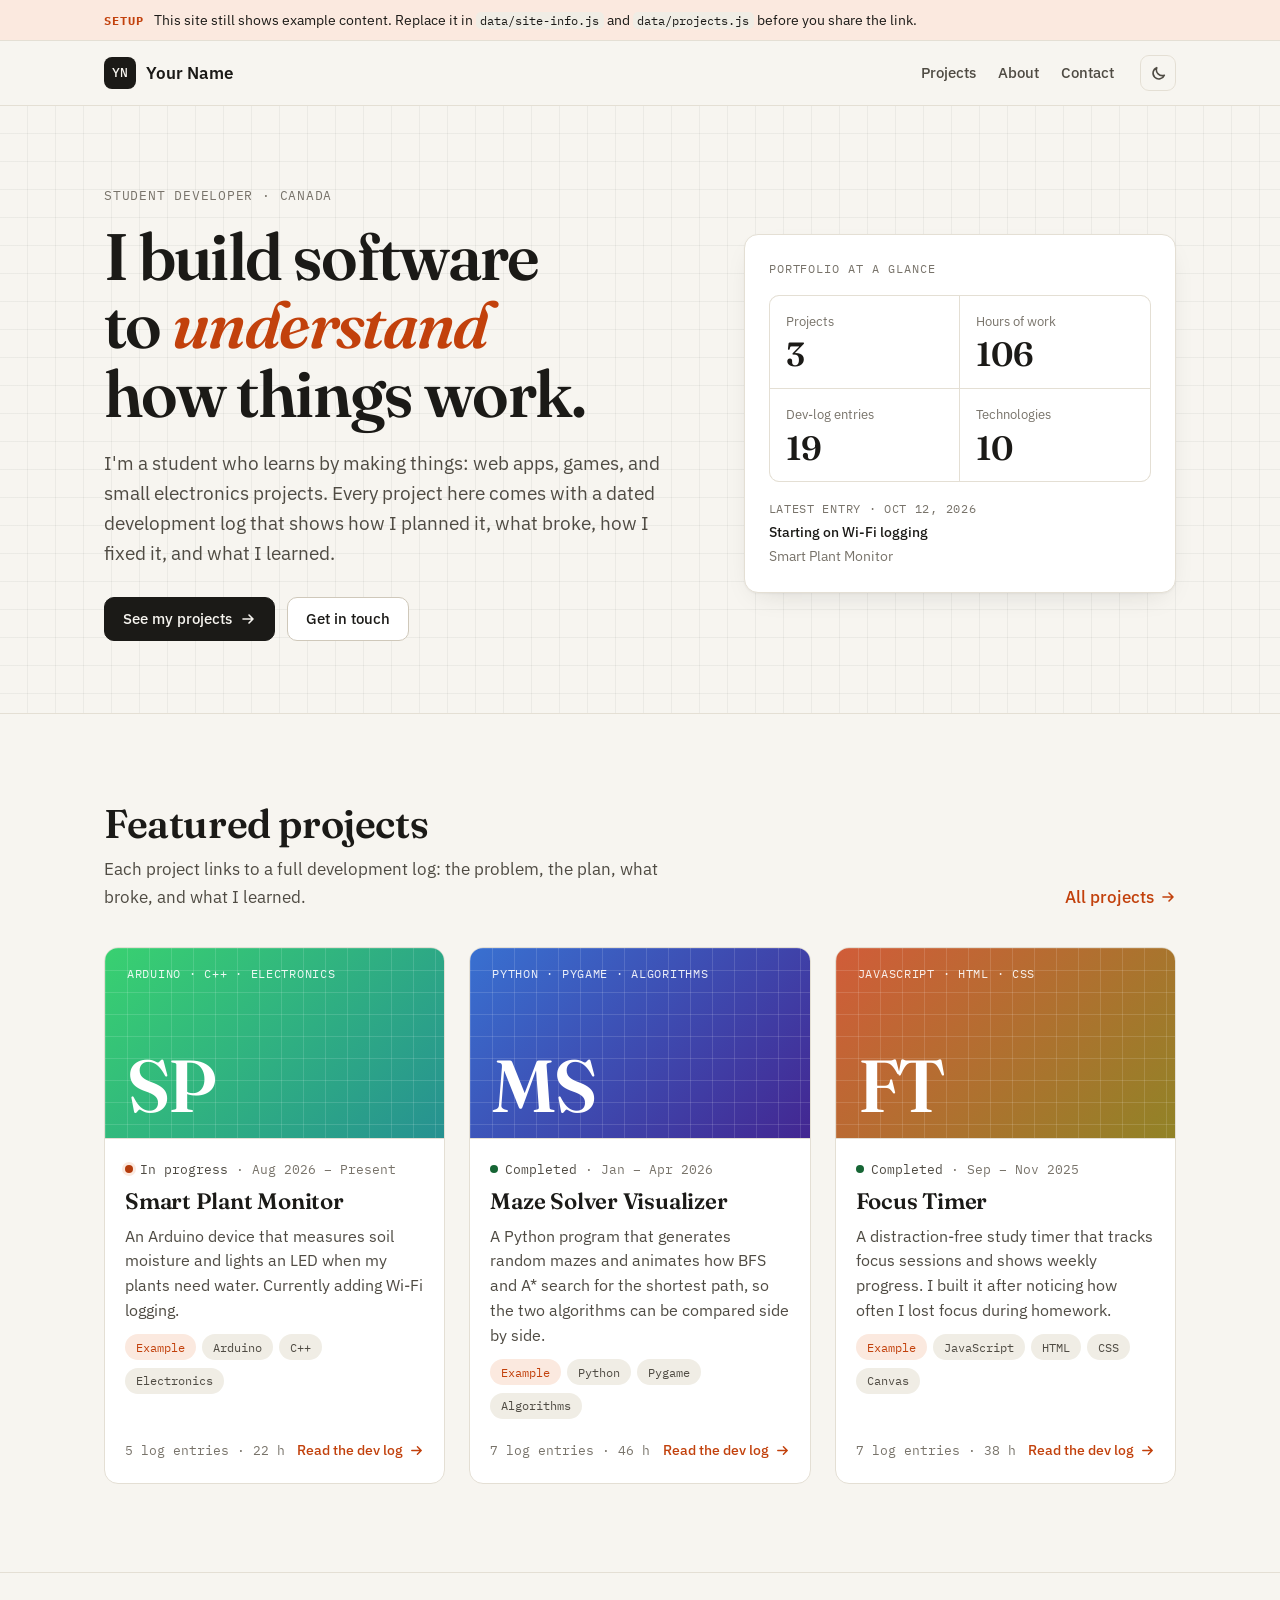
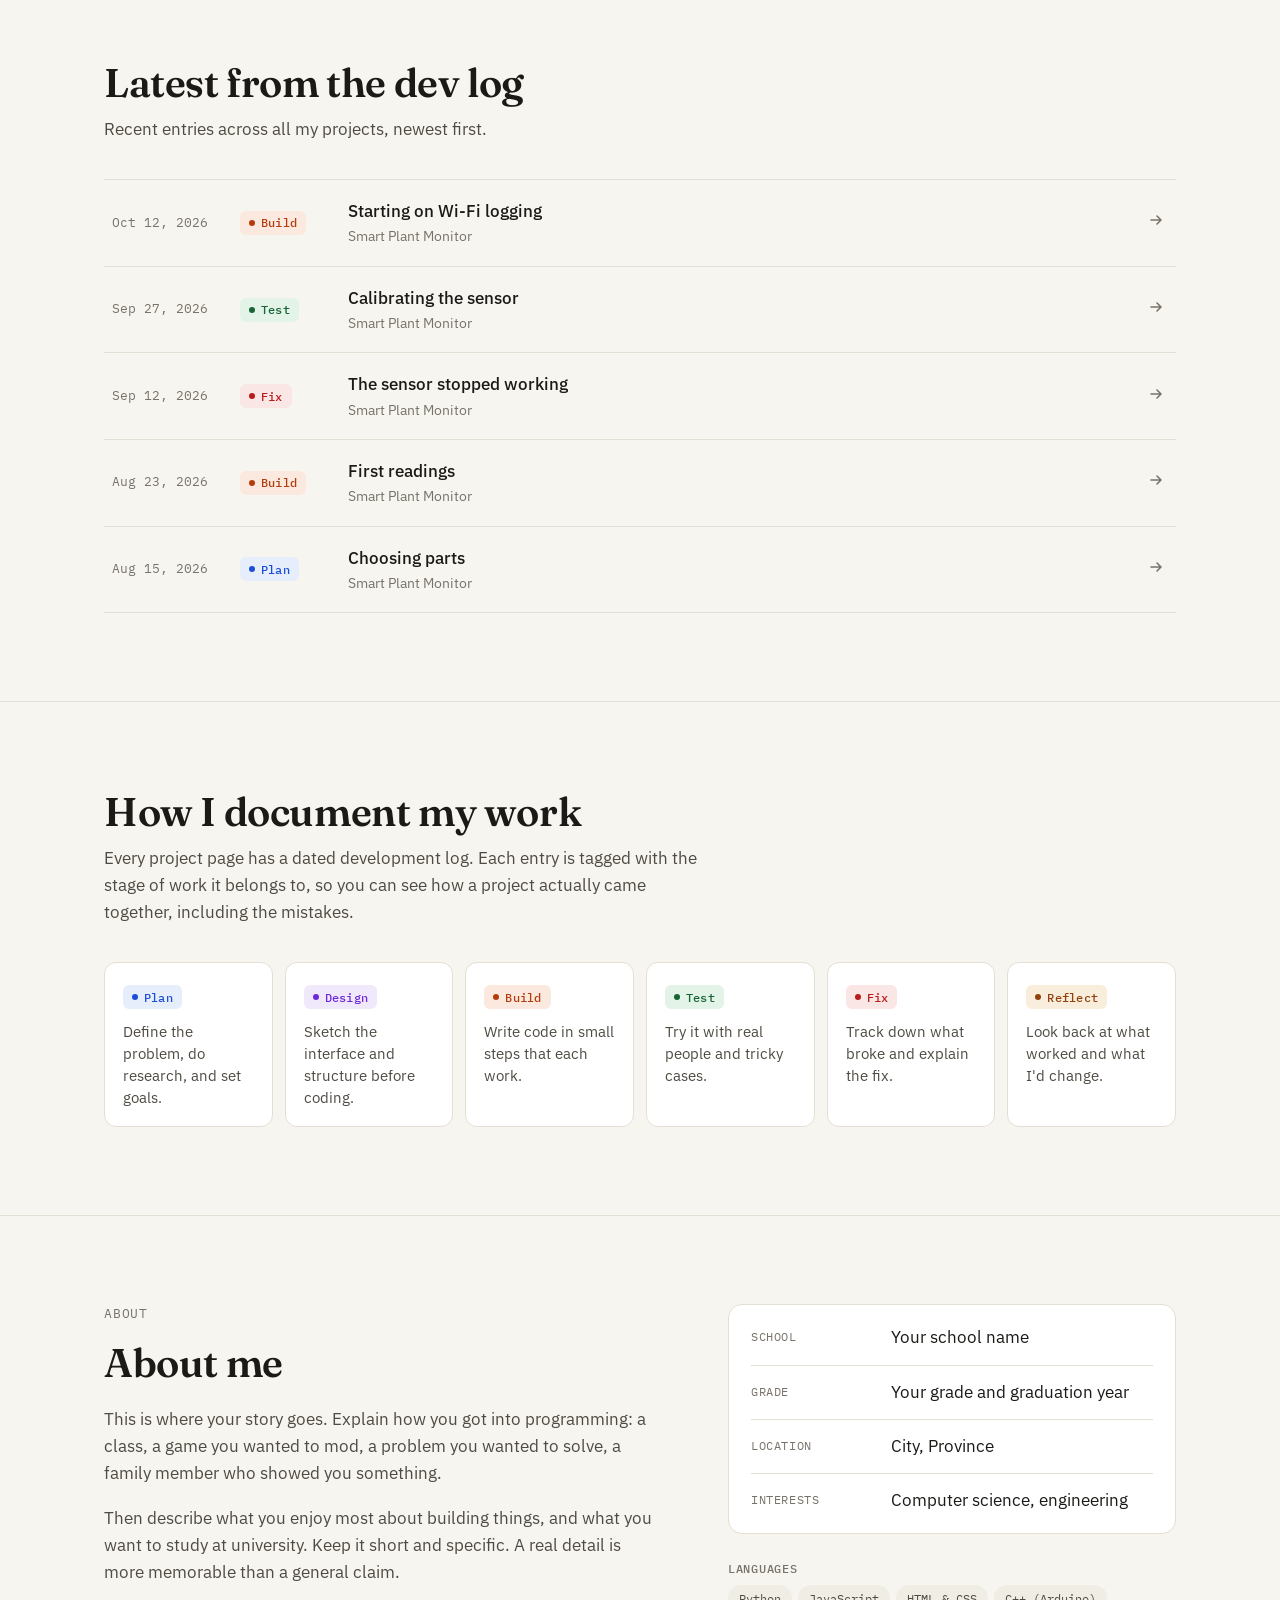
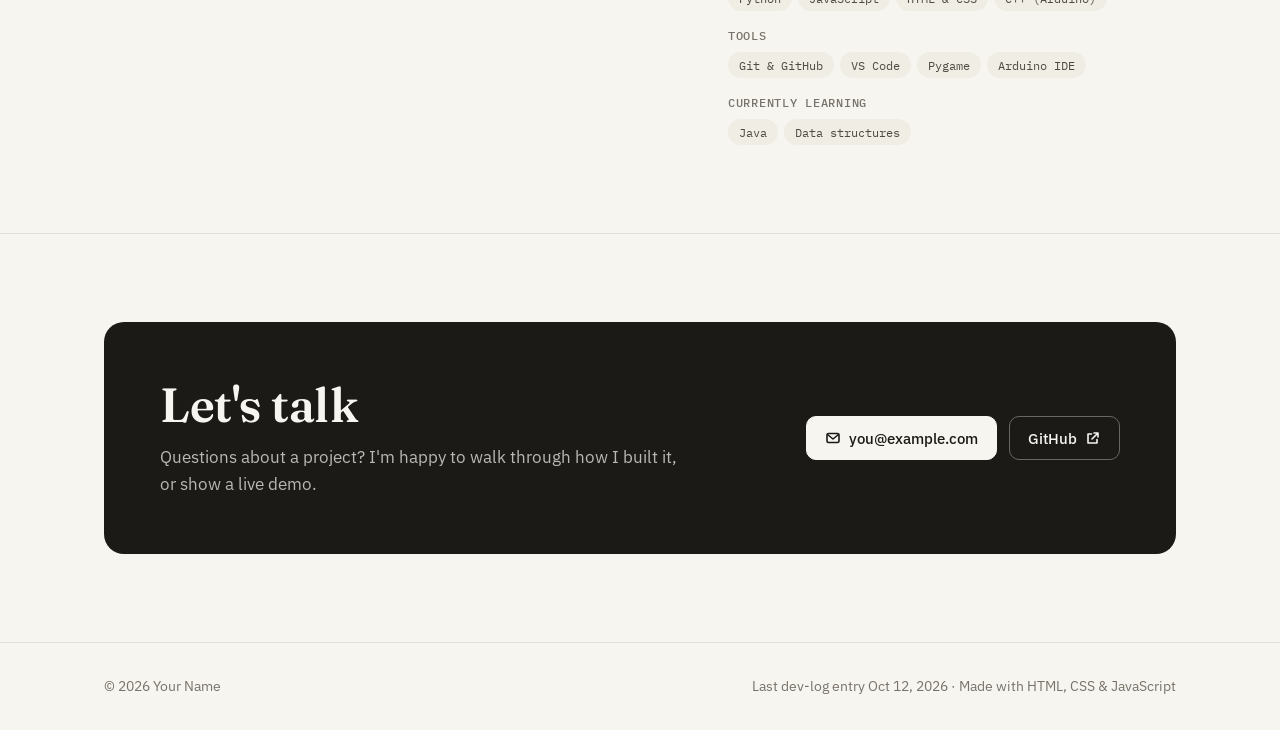
<file: index.html>
<!doctype html>
<html lang="en">
<head>
  <meta charset="utf-8">
  <meta name="viewport" content="width=device-width, initial-scale=1">
  <title>Project portfolio</title>
  <meta name="description" content="A student programming portfolio. Every project includes a dated development log.">
  <link rel="icon" href="favicon.svg" type="image/svg+xml">
  <link rel="preconnect" href="https://fonts.googleapis.com">
  <link rel="preconnect" href="https://fonts.gstatic.com" crossorigin>
  <link rel="stylesheet" href="https://fonts.googleapis.com/css2?family=Fraunces:ital,opsz,wght@0,9..144,500;0,9..144,600;1,9..144,600&family=IBM+Plex+Mono:wght@400;500&family=IBM+Plex+Sans:wght@400;500;600&display=swap">
  <link rel="stylesheet" href="css/style.css">
  <script>try { var t = localStorage.getItem("theme"); if (t) document.documentElement.dataset.theme = t; } catch (e) {}</script>
  <script src="data/site-info.js" defer></script>
  <script src="data/projects.js" defer></script>
  <script src="js/site.js" defer></script>
</head>
<body data-page="home">
  <a class="skip-link" href="#main">Skip to content</a>
  <div id="site-header"></div>
  <main id="main"></main>
  <div id="site-footer"></div>
  <noscript><p style="padding:24px">This site needs JavaScript turned on to show its projects.</p></noscript>
</body>
</html>
</file>
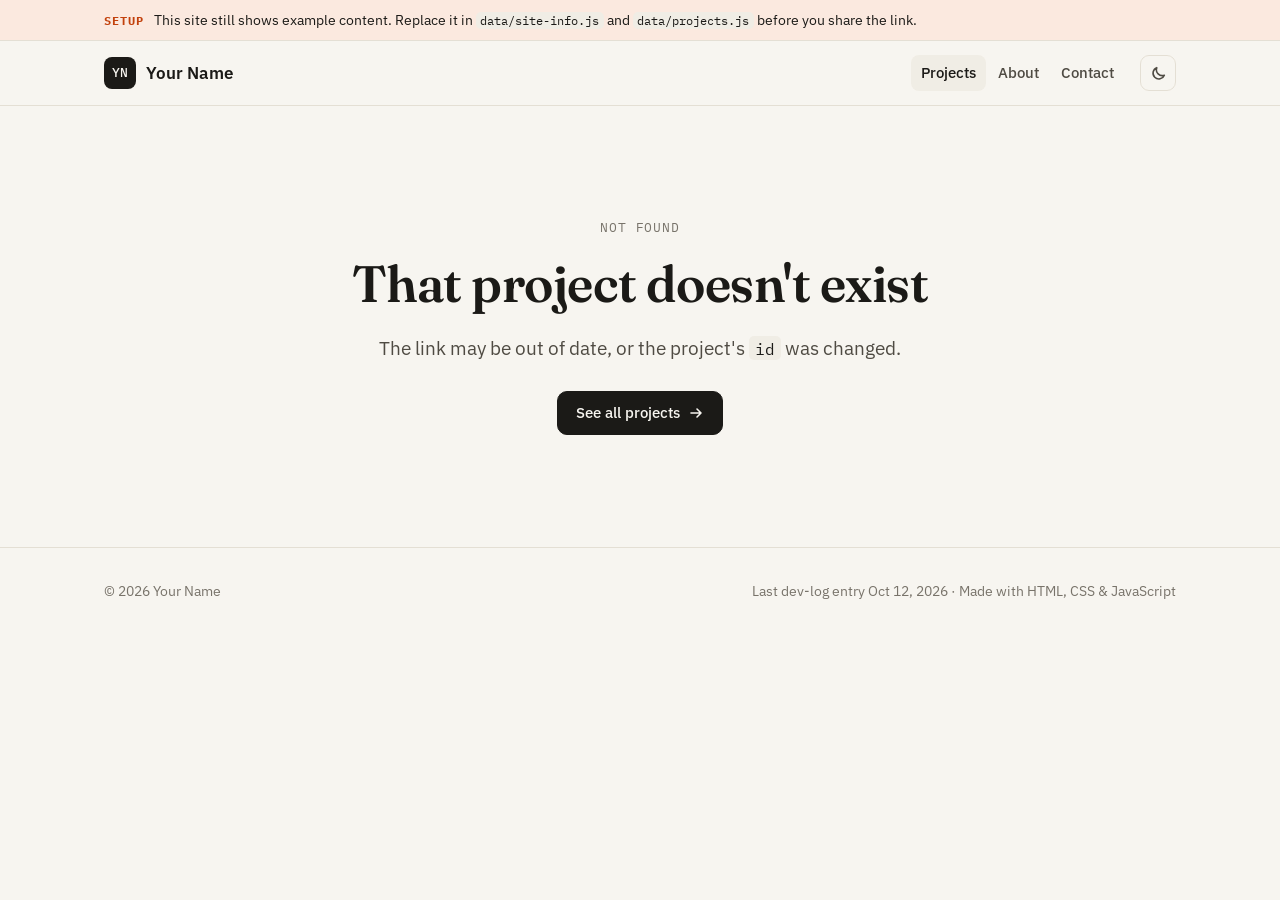
<file: project.html>
<!doctype html>
<html lang="en">
<head>
  <meta charset="utf-8">
  <meta name="viewport" content="width=device-width, initial-scale=1">
  <title>Project</title>
  <meta name="description" content="A programming project and its development log.">
  <link rel="icon" href="favicon.svg" type="image/svg+xml">
  <link rel="preconnect" href="https://fonts.googleapis.com">
  <link rel="preconnect" href="https://fonts.gstatic.com" crossorigin>
  <link rel="stylesheet" href="https://fonts.googleapis.com/css2?family=Fraunces:ital,opsz,wght@0,9..144,500;0,9..144,600;1,9..144,600&family=IBM+Plex+Mono:wght@400;500&family=IBM+Plex+Sans:wght@400;500;600&display=swap">
  <link rel="stylesheet" href="css/style.css">
  <script>try { var t = localStorage.getItem("theme"); if (t) document.documentElement.dataset.theme = t; } catch (e) {}</script>
  <script src="data/site-info.js" defer></script>
  <script src="data/projects.js" defer></script>
  <script src="js/site.js" defer></script>
</head>
<body data-page="project">
  <a class="skip-link" href="#main">Skip to content</a>
  <div id="site-header"></div>
  <main id="main"></main>
  <div id="site-footer"></div>
  <noscript><p style="padding:24px">This site needs JavaScript turned on to show this project.</p></noscript>
</body>
</html>
</file>
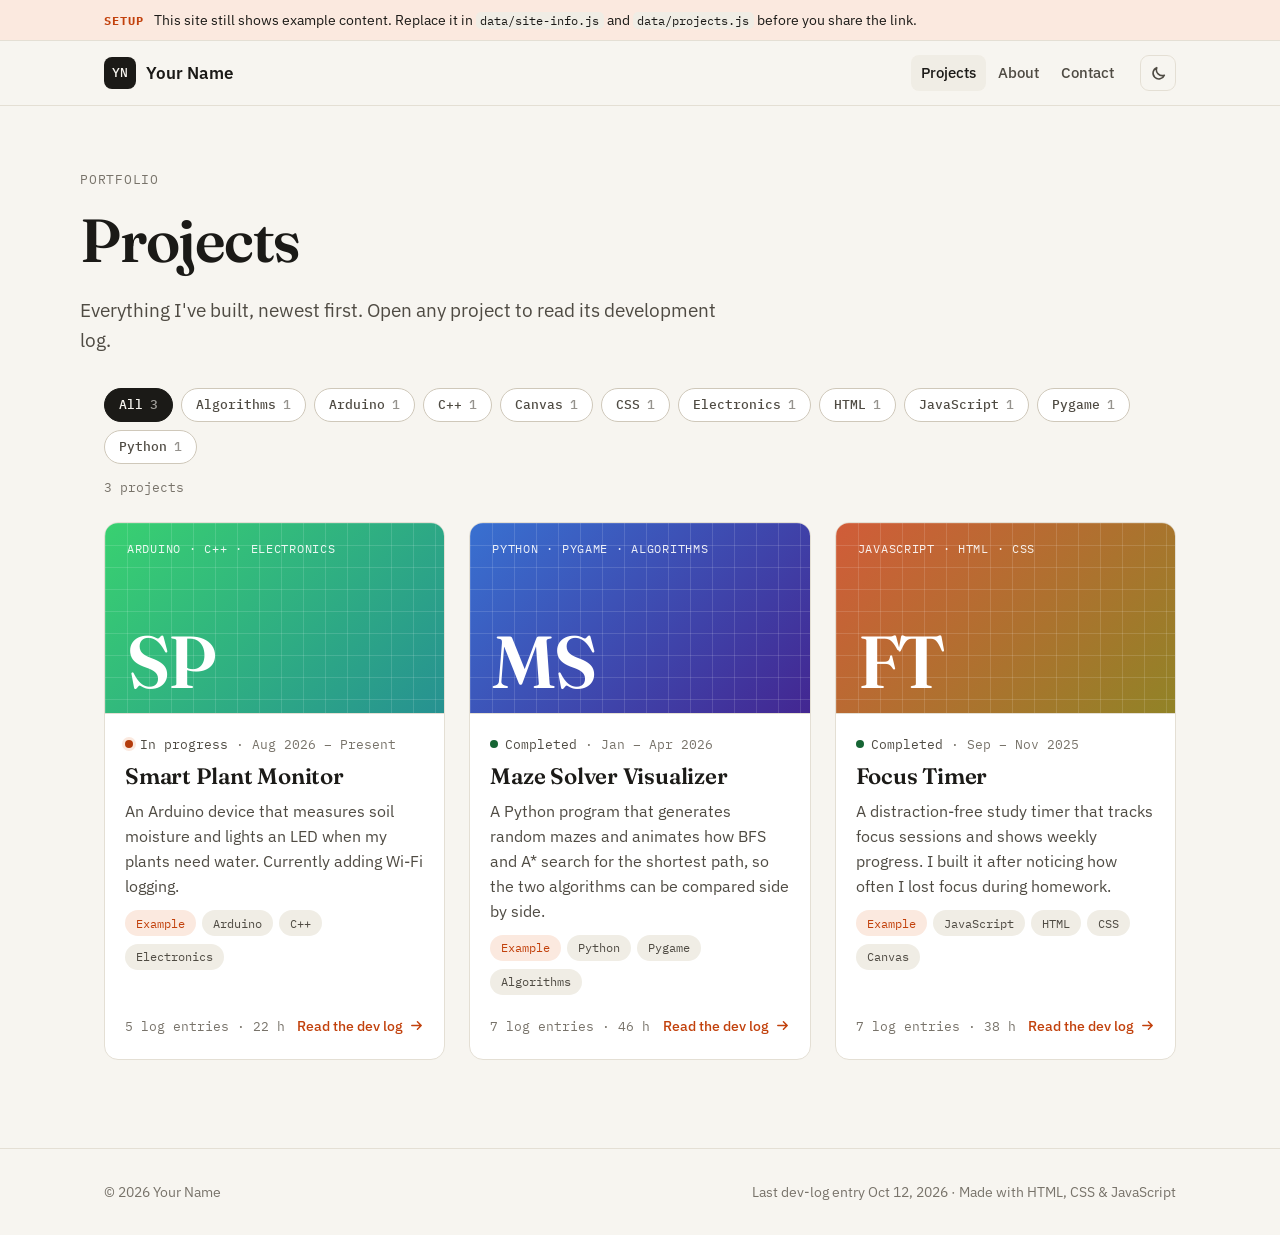
<file: projects.html>
<!doctype html>
<html lang="en">
<head>
  <meta charset="utf-8">
  <meta name="viewport" content="width=device-width, initial-scale=1">
  <title>Projects</title>
  <meta name="description" content="All programming projects, each with a development log.">
  <link rel="icon" href="favicon.svg" type="image/svg+xml">
  <link rel="preconnect" href="https://fonts.googleapis.com">
  <link rel="preconnect" href="https://fonts.gstatic.com" crossorigin>
  <link rel="stylesheet" href="https://fonts.googleapis.com/css2?family=Fraunces:ital,opsz,wght@0,9..144,500;0,9..144,600;1,9..144,600&family=IBM+Plex+Mono:wght@400;500&family=IBM+Plex+Sans:wght@400;500;600&display=swap">
  <link rel="stylesheet" href="css/style.css">
  <script>try { var t = localStorage.getItem("theme"); if (t) document.documentElement.dataset.theme = t; } catch (e) {}</script>
  <script src="data/site-info.js" defer></script>
  <script src="data/projects.js" defer></script>
  <script src="js/site.js" defer></script>
</head>
<body data-page="projects">
  <a class="skip-link" href="#main">Skip to content</a>
  <div id="site-header"></div>
  <main id="main"></main>
  <div id="site-footer"></div>
  <noscript><p style="padding:24px">This site needs JavaScript turned on to show its projects.</p></noscript>
</body>
</html>
</file>
<file: css/style.css>
/* ==========================================================================
   Portfolio styles
   Colours live in the tokens below — change --accent to re-theme the site.
   ========================================================================== */

:root {
  --bg: #f7f5f0;
  --surface: #ffffff;
  --surface-2: #f0ede5;
  --ink: #1b1a17;
  --ink-2: #4f4b43;
  --ink-3: #78736a;
  --line: #e4dfd4;
  --line-strong: #cfc8ba;
  --accent: #c2410c;
  --accent-ink: #ffffff;
  --accent-soft: #fbe9df;
  --grid: rgba(27, 26, 23, 0.05);
  --shadow: 0 1px 2px rgba(27, 26, 23, 0.04), 0 10px 28px -14px rgba(27, 26, 23, 0.18);
  --art-filter: none;

  /* Dev-log phase colours */
  --plan: #1d4ed8;    --plan-soft: #e6eefc;
  --design: #6d28d9;  --design-soft: #f0e9fc;
  --build: #b43c0c;   --build-soft: #fbe9df;
  --test: #166534;    --test-soft: #e3f3e8;
  --fix: #b91c1c;     --fix-soft: #fbe6e6;
  --reflect: #92400e; --reflect-soft: #f8eedb;

  --font-display: "Fraunces", Georgia, "Times New Roman", serif;
  --font-body: "IBM Plex Sans", system-ui, -apple-system, "Segoe UI", sans-serif;
  --font-mono: "IBM Plex Mono", ui-monospace, Consolas, monospace;

  --radius: 14px;
  --max: 1120px;
  --gutter: 24px;
  color-scheme: light;
}

@media (prefers-color-scheme: dark) {
  :root:not([data-theme="light"]) {
    --bg: #12110f;
    --surface: #1b1a17;
    --surface-2: #25231f;
    --ink: #f2eee6;
    --ink-2: #c2bcb0;
    --ink-3: #908a7e;
    --line: #2e2b26;
    --line-strong: #443f38;
    --accent: #ff8a4c;
    --accent-ink: #1b1a17;
    --accent-soft: #3a2419;
    --grid: rgba(242, 238, 230, 0.04);
    --shadow: 0 1px 2px rgba(0, 0, 0, 0.3), 0 10px 28px -14px rgba(0, 0, 0, 0.6);
    --art-filter: saturate(0.85) brightness(0.82);
    --plan: #8ab0ff;    --plan-soft: #1a2540;
    --design: #c0a0ff;  --design-soft: #2a1f42;
    --build: #ff9a62;   --build-soft: #3a2419;
    --test: #6fd895;    --test-soft: #15301f;
    --fix: #ff8585;     --fix-soft: #3d1b1b;
    --reflect: #f0c05a; --reflect-soft: #36290f;
    color-scheme: dark;
  }
}

:root[data-theme="dark"] {
  --bg: #12110f;
  --surface: #1b1a17;
  --surface-2: #25231f;
  --ink: #f2eee6;
  --ink-2: #c2bcb0;
  --ink-3: #908a7e;
  --line: #2e2b26;
  --line-strong: #443f38;
  --accent: #ff8a4c;
  --accent-ink: #1b1a17;
  --accent-soft: #3a2419;
  --grid: rgba(242, 238, 230, 0.04);
  --shadow: 0 1px 2px rgba(0, 0, 0, 0.3), 0 10px 28px -14px rgba(0, 0, 0, 0.6);
  --art-filter: saturate(0.85) brightness(0.82);
  --plan: #8ab0ff;    --plan-soft: #1a2540;
  --design: #c0a0ff;  --design-soft: #2a1f42;
  --build: #ff9a62;   --build-soft: #3a2419;
  --test: #6fd895;    --test-soft: #15301f;
  --fix: #ff8585;     --fix-soft: #3d1b1b;
  --reflect: #f0c05a; --reflect-soft: #36290f;
  color-scheme: dark;
}

/* ---------- Base ---------- */

*, *::before, *::after { box-sizing: border-box; }

html {
  -webkit-text-size-adjust: 100%;
  scroll-behavior: smooth;
  scroll-padding-top: 88px;
}

body {
  margin: 0;
  background: var(--bg);
  color: var(--ink);
  font-family: var(--font-body);
  font-size: 17px;
  line-height: 1.6;
  -webkit-font-smoothing: antialiased;
  text-rendering: optimizeLegibility;
}

img { display: block; max-width: 100%; }

a {
  color: var(--accent);
  text-decoration-thickness: 1px;
  text-underline-offset: 3px;
}
a:hover { text-decoration-thickness: 2px; }

:focus-visible {
  outline: 2px solid var(--accent);
  outline-offset: 3px;
  border-radius: 4px;
}

h1, h2, h3 {
  margin: 0;
  font-family: var(--font-display);
  font-weight: 600;
  line-height: 1.12;
  letter-spacing: -0.01em;
  color: var(--ink);
  text-wrap: balance;
}

code {
  font-family: var(--font-mono);
  font-size: 0.86em;
  background: var(--surface-2);
  color: var(--ink);
  padding: 0.12em 0.38em;
  border-radius: 5px;
}

.container {
  width: 100%;
  max-width: var(--max);
  margin-inline: auto;
  padding-inline: var(--gutter);
}

.skip-link {
  position: absolute;
  left: 16px;
  top: -60px;
  z-index: 100;
  padding: 8px 14px;
  border-radius: 8px;
  background: var(--ink);
  color: var(--bg);
  text-decoration: none;
}
.skip-link:focus { top: 12px; }

.eyebrow {
  margin: 0 0 16px;
  font-family: var(--font-mono);
  font-size: 13px;
  letter-spacing: 0.06em;
  text-transform: uppercase;
  color: var(--ink-3);
}

.lead {
  margin: 20px 0 0;
  max-width: 58ch;
  font-size: 1.18rem;
  color: var(--ink-2);
}

.mono-muted {
  font-family: var(--font-mono);
  font-size: 12.5px;
  color: var(--ink-3);
}

.visually-hidden {
  position: absolute;
  width: 1px;
  height: 1px;
  overflow: hidden;
  clip: rect(0 0 0 0);
  white-space: nowrap;
}

/* ---------- Setup notice ---------- */

.notice {
  background: var(--accent-soft);
  border-bottom: 1px solid var(--line);
  font-size: 14px;
  color: var(--ink);
}
.notice .container {
  display: flex;
  align-items: baseline;
  gap: 10px;
  padding-block: 9px;
}
.notice strong {
  flex: none;
  font-family: var(--font-mono);
  font-size: 11.5px;
  letter-spacing: 0.08em;
  text-transform: uppercase;
  color: var(--accent);
}

/* ---------- Header ---------- */

.site-header {
  position: sticky;
  top: 0;
  z-index: 50;
  background: color-mix(in srgb, var(--bg) 86%, transparent);
  -webkit-backdrop-filter: saturate(1.4) blur(10px);
  backdrop-filter: saturate(1.4) blur(10px);
  border-bottom: 1px solid var(--line);
}

.header-inner {
  display: flex;
  align-items: center;
  gap: 16px;
  height: 64px;
}

.brand {
  display: flex;
  align-items: center;
  gap: 10px;
  min-width: 0;
  margin-right: auto;
  color: var(--ink);
  font-weight: 600;
  text-decoration: none;
}
.brand-mark {
  flex: none;
  display: grid;
  place-items: center;
  width: 32px;
  height: 32px;
  border-radius: 8px;
  background: var(--ink);
  color: var(--bg);
  font-family: var(--font-mono);
  font-size: 13px;
  font-weight: 500;
}
.brand-name {
  overflow: hidden;
  white-space: nowrap;
  text-overflow: ellipsis;
}

.nav { display: flex; gap: 2px; }
.nav a {
  padding: 6px 10px;
  border-radius: 8px;
  color: var(--ink-2);
  font-size: 15px;
  font-weight: 500;
  text-decoration: none;
}
.nav a:hover,
.nav a[aria-current="page"] {
  background: var(--surface-2);
  color: var(--ink);
}

.icon-btn {
  flex: none;
  display: grid;
  place-items: center;
  width: 36px;
  height: 36px;
  padding: 0;
  border: 1px solid var(--line);
  border-radius: 9px;
  background: transparent;
  color: var(--ink-2);
  cursor: pointer;
}
.icon-btn:hover { color: var(--ink); border-color: var(--line-strong); }
.icon-btn svg { width: 17px; height: 17px; }

/* ---------- Buttons, tags, status ---------- */

.actions {
  display: flex;
  flex-wrap: wrap;
  gap: 12px;
  margin-top: 28px;
}

.btn {
  display: inline-flex;
  align-items: center;
  gap: 8px;
  height: 44px;
  padding: 0 18px;
  border: 1px solid var(--line-strong);
  border-radius: 10px;
  background: var(--surface);
  color: var(--ink);
  font: 500 15px/1 var(--font-body);
  text-decoration: none;
  cursor: pointer;
  transition: background-color 0.15s, border-color 0.15s, color 0.15s;
}
.btn:hover { border-color: var(--ink-3); }
.btn svg { width: 16px; height: 16px; flex: none; }

.btn-primary {
  background: var(--ink);
  border-color: var(--ink);
  color: var(--bg);
}
.btn-primary:hover {
  background: var(--accent);
  border-color: var(--accent);
  color: var(--accent-ink);
}

.tags {
  display: flex;
  flex-wrap: wrap;
  gap: 6px;
  margin: 0;
  padding: 0;
  list-style: none;
}
.tag {
  display: inline-flex;
  align-items: center;
  height: 26px;
  padding: 0 10px;
  border: 1px solid transparent;
  border-radius: 999px;
  background: var(--surface-2);
  color: var(--ink-2);
  font-family: var(--font-mono);
  font-size: 12px;
  text-decoration: none;
}
a.tag:hover { border-color: var(--line-strong); color: var(--ink); }
.tag-example { background: var(--accent-soft); color: var(--accent); }

.status {
  display: inline-flex;
  align-items: center;
  gap: 7px;
  font-family: var(--font-mono);
  font-size: 12.5px;
  color: var(--ink-2);
}
.status::before {
  content: "";
  width: 8px;
  height: 8px;
  border-radius: 50%;
  background: var(--test);
}
.status[data-status="in-progress"]::before {
  background: var(--build);
  box-shadow: 0 0 0 3px var(--build-soft);
}

/* Phase colours: any element with data-phase gets --phase / --phase-soft */
[data-phase]           { --phase: var(--ink-3);   --phase-soft: var(--surface-2); }
[data-phase="plan"]    { --phase: var(--plan);    --phase-soft: var(--plan-soft); }
[data-phase="design"]  { --phase: var(--design);  --phase-soft: var(--design-soft); }
[data-phase="build"]   { --phase: var(--build);   --phase-soft: var(--build-soft); }
[data-phase="test"]    { --phase: var(--test);    --phase-soft: var(--test-soft); }
[data-phase="fix"]     { --phase: var(--fix);     --phase-soft: var(--fix-soft); }
[data-phase="reflect"] { --phase: var(--reflect); --phase-soft: var(--reflect-soft); }

.phase {
  display: inline-flex;
  align-items: center;
  gap: 6px;
  height: 24px;
  padding: 0 9px;
  border-radius: 6px;
  background: var(--phase-soft, var(--surface-2));
  color: var(--phase, var(--ink-3));
  font-family: var(--font-mono);
  font-size: 12px;
  font-weight: 500;
  letter-spacing: 0.02em;
  white-space: nowrap;
}
.phase::before {
  content: "";
  width: 6px;
  height: 6px;
  border-radius: 50%;
  background: currentColor;
}

/* ---------- Hero ---------- */

.hero {
  padding: 80px 0 72px;
  border-bottom: 1px solid var(--line);
  background-image:
    linear-gradient(var(--grid) 1px, transparent 1px),
    linear-gradient(90deg, var(--grid) 1px, transparent 1px);
  background-size: 28px 28px;
  background-position: -1px -1px;
}

.hero-grid {
  display: grid;
  grid-template-columns: minmax(0, 1.35fr) minmax(0, 1fr);
  gap: 56px;
  align-items: center;
}

.hero h1 {
  max-width: 17ch;
  font-size: clamp(2.4rem, 5.4vw, 4.1rem);
  line-height: 1.04;
  letter-spacing: -0.025em;
}
.hero h1 em { font-style: italic; color: var(--accent); }

.notebook {
  padding: 24px;
  border: 1px solid var(--line);
  border-radius: var(--radius);
  background: var(--surface);
  box-shadow: var(--shadow);
}
.notebook-title {
  margin: 0 0 16px;
  font-family: var(--font-mono);
  font-size: 12px;
  letter-spacing: 0.08em;
  text-transform: uppercase;
  color: var(--ink-3);
}

.stat-list {
  display: grid;
  grid-template-columns: 1fr 1fr;
  gap: 1px;
  margin: 0;
  overflow: hidden;
  border: 1px solid var(--line);
  border-radius: 10px;
  background: var(--line);
}
.stat-list div { padding: 16px; background: var(--surface); }
.stat-list dt { font-size: 13px; color: var(--ink-3); }
.stat-list dd {
  margin: 6px 0 0;
  font-family: var(--font-display);
  font-size: 2.1rem;
  font-weight: 600;
  line-height: 1;
  font-variant-numeric: tabular-nums;
}

.notebook-foot {
  display: grid;
  gap: 2px;
  margin: 18px 0 0;
  font-size: 14px;
  color: var(--ink-3);
}
.notebook-foot .mono-muted { text-transform: uppercase; letter-spacing: 0.06em; font-size: 11.5px; }
.notebook-foot a { font-weight: 500; color: var(--ink); text-decoration: none; }
.notebook-foot a:hover { color: var(--accent); }

/* ---------- Sections ---------- */

.section {
  padding: 88px 0;
  border-bottom: 1px solid var(--line);
}
.section:last-child { border-bottom: 0; }

.section-head {
  display: flex;
  flex-wrap: wrap;
  align-items: flex-end;
  justify-content: space-between;
  gap: 16px 32px;
  margin-bottom: 36px;
}
.section-head h2 { font-size: clamp(1.9rem, 3.4vw, 2.5rem); }
.section-head p { margin: 10px 0 0; max-width: 60ch; color: var(--ink-2); }

.link-arrow {
  display: inline-flex;
  align-items: center;
  gap: 6px;
  font-weight: 500;
  white-space: nowrap;
  text-decoration: none;
}
.link-arrow svg { width: 16px; height: 16px; }

/* ---------- Project cards ---------- */

.card-grid {
  display: grid;
  grid-template-columns: repeat(auto-fill, minmax(min(100%, 320px), 1fr));
  gap: 24px;
}

.project-card {
  position: relative;
  display: flex;
  flex-direction: column;
  overflow: hidden;
  border: 1px solid var(--line);
  border-radius: var(--radius);
  background: var(--surface);
  transition: transform 0.2s, box-shadow 0.2s, border-color 0.2s;
}
.project-card:hover {
  transform: translateY(-3px);
  border-color: var(--line-strong);
  box-shadow: var(--shadow);
}
.project-card:focus-within { border-color: var(--accent); }
.project-card .cover { border-radius: 0; border-bottom: 1px solid var(--line); }

.card-body {
  display: flex;
  flex: 1;
  flex-direction: column;
  gap: 10px;
  padding: 20px 20px 22px;
}
.card-meta {
  display: flex;
  flex-wrap: wrap;
  align-items: center;
  gap: 8px;
  font-family: var(--font-mono);
  font-size: 12.5px;
  color: var(--ink-3);
}
.project-card h3 { font-size: 1.4rem; }
.project-card h3 a { color: inherit; text-decoration: none; }
.project-card h3 a::after { content: ""; position: absolute; inset: 0; } /* whole card clickable */
.project-card h3 a:focus-visible { outline: none; }
.project-card p { margin: 0; font-size: 15.5px; color: var(--ink-2); }

.card-foot {
  display: flex;
  align-items: center;
  justify-content: space-between;
  gap: 12px;
  margin-top: auto;
  padding-top: 10px;
}
.card-cta {
  display: inline-flex;
  align-items: center;
  gap: 6px;
  font-size: 14px;
  font-weight: 500;
  color: var(--accent);
  white-space: nowrap;
}
.card-cta svg { width: 15px; height: 15px; transition: transform 0.2s; }
.project-card:hover .card-cta svg { transform: translateX(3px); }

/* Covers — a screenshot, or generated art when there is none */
.cover {
  aspect-ratio: 16 / 9;
  overflow: hidden;
  border-radius: var(--radius);
  background: var(--surface-2);
}
.cover img { width: 100%; height: 100%; object-fit: cover; }

.cover-art {
  position: relative;
  display: flex;
  align-items: flex-end;
  padding: 18px 22px;
  color: #fff;
  background:
    linear-gradient(rgba(255, 255, 255, 0.13) 1px, transparent 1px) 0 0 / 22px 22px,
    linear-gradient(90deg, rgba(255, 255, 255, 0.13) 1px, transparent 1px) 0 0 / 22px 22px,
    linear-gradient(135deg, hsl(var(--h) 62% 52%), hsl(calc(var(--h) + 38) 58% 36%));
  filter: var(--art-filter);
}
.art-label {
  position: absolute;
  top: 16px;
  left: 22px;
  right: 22px;
  font-family: var(--font-mono);
  font-size: 12px;
  letter-spacing: 0.06em;
  text-transform: uppercase;
  opacity: 0.9;
}
.art-initials {
  font-family: var(--font-display);
  font-size: 4.6rem;
  font-weight: 600;
  line-height: 0.9;
  letter-spacing: -0.03em;
}

/* ---------- Home: dev-log activity ---------- */

.activity {
  margin: 0;
  padding: 0;
  list-style: none;
  border-top: 1px solid var(--line);
}
.activity li { border-bottom: 1px solid var(--line); }
.activity a {
  display: grid;
  grid-template-columns: 112px 92px minmax(0, 1fr) 20px;
  align-items: center;
  gap: 16px;
  padding: 18px 8px;
  color: var(--ink);
  text-decoration: none;
  transition: background-color 0.15s;
}
.activity a:hover { background: var(--surface); }
.activity time { font-family: var(--font-mono); font-size: 13px; color: var(--ink-3); }
.activity .phase { justify-self: start; }
.a-title { display: block; font-weight: 500; }
.a-project { display: block; font-size: 14px; color: var(--ink-3); }
.a-arrow { color: var(--ink-3); }
.a-arrow svg { width: 16px; height: 16px; }
.activity a:hover .a-arrow { color: var(--accent); }

/* ---------- Home: process ---------- */

.process {
  display: grid;
  grid-template-columns: repeat(6, minmax(0, 1fr));
  gap: 12px;
  margin: 0;
  padding: 0;
  list-style: none;
}
.process li {
  padding: 18px;
  border: 1px solid var(--line);
  border-radius: 12px;
  background: var(--surface);
}
.process p { margin: 12px 0 0; font-size: 14.5px; line-height: 1.5; color: var(--ink-2); }

/* ---------- Home: about ---------- */

.about-grid {
  display: grid;
  grid-template-columns: minmax(0, 1.25fr) minmax(0, 1fr);
  gap: 64px;
  align-items: start;
}
.about-grid h2 { font-size: clamp(1.9rem, 3.4vw, 2.5rem); margin-bottom: 20px; }

.prose { color: var(--ink-2); }
.prose p { margin: 0 0 1em; }
.prose p:last-child, .prose ul:last-child { margin-bottom: 0; }
.prose ul { margin: 0 0 1em; padding-left: 1.2em; }
.prose li { margin: 0.35em 0; }
.prose li::marker { color: var(--ink-3); }
.prose strong { font-weight: 600; color: var(--ink); }

.facts {
  margin: 0;
  padding: 6px 22px;
  border: 1px solid var(--line);
  border-radius: var(--radius);
  background: var(--surface);
}
.facts div {
  display: grid;
  grid-template-columns: 128px minmax(0, 1fr);
  gap: 12px;
  padding: 13px 0;
  border-bottom: 1px solid var(--line);
}
.facts div:last-child { border-bottom: 0; }
.facts dt {
  padding-top: 3px;
  font-family: var(--font-mono);
  font-size: 12px;
  letter-spacing: 0.05em;
  text-transform: uppercase;
  color: var(--ink-3);
}
.facts dd { margin: 0; }

.skills { display: grid; gap: 18px; margin-top: 28px; }
.skills h3 {
  margin-bottom: 8px;
  font-family: var(--font-mono);
  font-size: 12px;
  font-weight: 500;
  letter-spacing: 0.06em;
  text-transform: uppercase;
  color: var(--ink-3);
}

/* ---------- Home: contact ---------- */

.contact-card {
  display: grid;
  grid-template-columns: minmax(0, 1.4fr) auto;
  align-items: center;
  gap: 32px;
  padding: clamp(28px, 5vw, 56px);
  border-radius: 20px;
  background: var(--ink);
  color: var(--bg);
}
.contact-card h2 { color: var(--bg); font-size: clamp(2rem, 4vw, 3rem); }
.contact-card p { margin: 12px 0 0; max-width: 52ch; color: color-mix(in srgb, var(--bg) 72%, var(--ink)); }
.contact-card .actions { margin-top: 0; }
.contact-card .btn {
  background: transparent;
  border-color: color-mix(in srgb, var(--bg) 35%, var(--ink));
  color: var(--bg);
}
.contact-card .btn:hover { border-color: var(--bg); }
.contact-card .btn-primary { background: var(--bg); border-color: var(--bg); color: var(--ink); }
.contact-card .btn-primary:hover { background: var(--accent); border-color: var(--accent); color: var(--accent-ink); }

/* ---------- Footer ---------- */

.site-footer {
  padding: 32px 0;
  border-top: 1px solid var(--line);
  font-size: 14px;
  color: var(--ink-3);
}
.footer-inner {
  display: flex;
  flex-wrap: wrap;
  justify-content: space-between;
  gap: 8px 24px;
}

/* ---------- Projects page ---------- */

.page-head { padding: 64px 0 32px; }
.page-body { padding-bottom: 88px; }
.page-head h1 { font-size: clamp(2.5rem, 5.4vw, 3.8rem); letter-spacing: -0.02em; }

.filters, .phase-filter {
  display: flex;
  flex-wrap: wrap;
  gap: 8px;
}
.filters { margin-bottom: 14px; }
.phase-filter { margin-bottom: 32px; }

.chip {
  display: inline-flex;
  align-items: center;
  height: 34px;
  padding: 0 14px;
  border: 1px solid var(--line-strong);
  border-radius: 999px;
  background: var(--surface);
  color: var(--ink-2);
  font: 500 13px/1 var(--font-mono);
  cursor: pointer;
}
.chip:hover { border-color: var(--ink-3); color: var(--ink); }
.chip[aria-pressed="true"] { background: var(--ink); border-color: var(--ink); color: var(--bg); }
.chip .count { margin-left: 7px; opacity: 0.6; }
.chip .dot {
  width: 8px;
  height: 8px;
  margin-right: 8px;
  border-radius: 50%;
  background: var(--phase);
}

.result-count {
  margin: 0 0 24px;
  font-family: var(--font-mono);
  font-size: 13px;
  color: var(--ink-3);
}

/* ---------- Project page ---------- */

.project-hero { padding: 36px 0 36px; }

.back {
  display: inline-flex;
  align-items: center;
  gap: 6px;
  margin-bottom: 32px;
  color: var(--ink-2);
  font-size: 14px;
  text-decoration: none;
}
.back:hover { color: var(--ink); }
.back svg { width: 15px; height: 15px; }

.project-hero-meta {
  display: flex;
  flex-wrap: wrap;
  align-items: center;
  gap: 8px 14px;
  font-family: var(--font-mono);
  font-size: 13px;
  color: var(--ink-3);
}
.project-hero h1 {
  max-width: 20ch;
  margin-top: 14px;
  font-size: clamp(2.5rem, 5.8vw, 4.2rem);
  line-height: 1.03;
  letter-spacing: -0.025em;
}
.project-hero .tags { margin-top: 22px; }

.hero-cover { margin-bottom: 64px; }
.hero-cover .cover { aspect-ratio: 21 / 8; border: 1px solid var(--line); }
.hero-cover .art-initials { font-size: clamp(4rem, 9vw, 7rem); }

.project-layout {
  display: grid;
  grid-template-columns: 264px minmax(0, 1fr);
  align-items: start;
  gap: 64px;
  padding-bottom: 72px;
}

.project-aside {
  position: sticky;
  top: 88px;
  display: grid;
  gap: 28px;
}

.aside-title {
  margin: 0 0 14px;
  font-family: var(--font-mono);
  font-size: 12px;
  font-weight: 500;
  letter-spacing: 0.08em;
  text-transform: uppercase;
  color: var(--ink-3);
}

.glance {
  padding: 20px;
  border: 1px solid var(--line);
  border-radius: var(--radius);
  background: var(--surface);
}
.glance dl { display: grid; gap: 14px; margin: 0; }
.glance dt { font-size: 13px; color: var(--ink-3); }
.glance dd { margin: 3px 0 0; font-size: 15px; }

.phase-bar {
  display: flex;
  gap: 2px;
  height: 8px;
  margin: 8px 0 10px;
  overflow: hidden;
  border-radius: 999px;
}
.phase-bar span { background: var(--phase); }
.phase-summary { display: flex; flex-wrap: wrap; gap: 6px; }

.toc ol {
  margin: 0;
  padding: 0;
  list-style: none;
  border-left: 1px solid var(--line);
}
.toc a {
  display: block;
  margin-left: -1px;
  padding: 6px 0 6px 14px;
  border-left: 2px solid transparent;
  color: var(--ink-2);
  font-size: 14.5px;
  text-decoration: none;
}
.toc a:hover { color: var(--ink); }
.toc a.active { border-left-color: var(--accent); color: var(--ink); }

.project-main > section {
  margin-bottom: 64px;
  padding-bottom: 64px;
  border-bottom: 1px solid var(--line);
}
.project-main > section:last-child { margin-bottom: 0; padding-bottom: 0; border-bottom: 0; }
.project-main h2 {
  display: flex;
  align-items: baseline;
  gap: 14px;
  margin-bottom: 24px;
  font-size: clamp(1.7rem, 3vw, 2.1rem);
}
.section-num {
  font-family: var(--font-mono);
  font-size: 13px;
  font-weight: 500;
  color: var(--accent);
}

/* Goals */
.checklist { display: grid; gap: 12px; margin: 0; padding: 0; list-style: none; }
.checklist li { display: flex; align-items: flex-start; gap: 12px; color: var(--ink-2); }
.check {
  flex: none;
  display: grid;
  place-items: center;
  width: 22px;
  height: 22px;
  margin-top: 2px;
  border: 1.5px solid var(--line-strong);
  border-radius: 6px;
  color: var(--surface);
}
.check svg { width: 14px; height: 14px; }
.checklist .done .check { background: var(--test); border-color: var(--test); }
.checklist .plain .check { border-color: transparent; }
.checklist .plain .check::before {
  content: "";
  width: 6px;
  height: 6px;
  border-radius: 50%;
  background: var(--ink-3);
}
.goal-note {
  margin-left: 6px;
  font-family: var(--font-mono);
  font-size: 12.5px;
  color: var(--ink-3);
}

/* Timeline */
.timeline {
  position: relative;
  margin: 0;
  padding: 0;
  list-style: none;
}
.timeline::before {
  content: "";
  position: absolute;
  top: 10px;
  bottom: 10px;
  left: 7px;
  width: 2px;
  background: var(--line);
}
.entry { position: relative; padding: 0 0 44px 44px; }
.entry:last-child { padding-bottom: 0; }
.entry[hidden] { display: none; }
.entry::before {
  content: "";
  position: absolute;
  top: 4px;
  left: 0;
  width: 16px;
  height: 16px;
  border: 3px solid var(--phase);
  border-radius: 50%;
  background: var(--bg);
}
.entry:target::before { background: var(--phase); }

.entry-head {
  display: flex;
  flex-wrap: wrap;
  align-items: center;
  gap: 8px 12px;
  margin-bottom: 10px;
}
.entry-head time,
.entry-hours { font-family: var(--font-mono); font-size: 13px; color: var(--ink-3); }
.entry-anchor {
  margin-left: auto;
  font-family: var(--font-mono);
  font-size: 12.5px;
  color: var(--ink-3);
  text-decoration: none;
}
.entry-anchor:hover { color: var(--accent); }
.entry h3 { margin-bottom: 10px; font-size: 1.4rem; }

.figures { display: grid; gap: 14px; margin-top: 18px; }
.figures.two { grid-template-columns: 1fr 1fr; }
.figures figure { margin: 0; }
.figures img { width: 100%; border: 1px solid var(--line); border-radius: 10px; }
.figures figcaption { margin-top: 8px; font-size: 13.5px; color: var(--ink-3); }

.code {
  margin-top: 18px;
  overflow: hidden;
  border: 1px solid var(--line);
  border-radius: 10px;
  background: var(--surface);
}
.code-label {
  padding: 8px 14px;
  border-bottom: 1px solid var(--line);
  background: var(--surface-2);
  font-family: var(--font-mono);
  font-size: 12px;
  color: var(--ink-3);
}
.code pre {
  margin: 0;
  padding: 14px 16px;
  overflow-x: auto;
  font-size: 13.5px;
  line-height: 1.65;
}
.code pre code { padding: 0; background: none; font-size: inherit; }

/* Challenges */
.challenges { display: grid; gap: 16px; }
.challenge {
  display: grid;
  grid-template-columns: 1fr 1fr;
  overflow: hidden;
  border: 1px solid var(--line);
  border-radius: var(--radius);
  background: var(--surface);
}
.challenge > div { padding: 20px 22px; }
.challenge > div + div { border-left: 1px dashed var(--line-strong); }
.challenge .prose { font-size: 16px; }
.label {
  margin: 0 0 6px;
  font-family: var(--font-mono);
  font-size: 12px;
  font-weight: 500;
  letter-spacing: 0.06em;
  text-transform: uppercase;
}
.label-problem { color: var(--fix); }
.label-solution { color: var(--test); }

/* What I learned */
.learned { display: grid; gap: 14px; margin: 0; padding: 0; list-style: none; counter-reset: learned; }
.learned li {
  display: grid;
  grid-template-columns: 36px minmax(0, 1fr);
  gap: 8px;
  color: var(--ink-2);
  counter-increment: learned;
}
.learned li::before {
  content: counter(learned, decimal-leading-zero);
  padding-top: 3px;
  font-family: var(--font-mono);
  font-size: 13px;
  color: var(--accent);
}

/* Previous / next */
.pager {
  display: grid;
  grid-template-columns: 1fr 1fr;
  gap: 16px;
  padding-top: 40px;
  padding-bottom: 88px;
  border-top: 1px solid var(--line);
}
.pager a {
  display: block;
  padding: 20px 22px;
  border: 1px solid var(--line);
  border-radius: var(--radius);
  background: var(--surface);
  color: var(--ink);
  text-decoration: none;
  transition: border-color 0.15s, box-shadow 0.15s;
}
.pager a:hover { border-color: var(--line-strong); box-shadow: var(--shadow); }
.pager .dir {
  display: flex;
  align-items: center;
  gap: 6px;
  font-family: var(--font-mono);
  font-size: 12px;
  letter-spacing: 0.06em;
  text-transform: uppercase;
  color: var(--ink-3);
}
.pager .dir svg { width: 14px; height: 14px; }
.pager .t { display: block; margin-top: 6px; font-family: var(--font-display); font-size: 1.25rem; font-weight: 600; }
.pager .next { grid-column: 2; text-align: right; }
.pager .next .dir { justify-content: flex-end; }

/* ---------- Empty and error states ---------- */

.empty { padding: 112px 0; text-align: center; }
.empty h1 { font-size: clamp(2.2rem, 5vw, 3.2rem); }
.empty .lead { margin-inline: auto; }
.empty .actions { justify-content: center; }

.error-box {
  margin: 48px auto;
  padding: 24px;
  max-width: 640px;
  border: 1px solid var(--fix);
  border-radius: var(--radius);
  background: var(--fix-soft);
  color: var(--ink);
}
.error-box h1 { font-size: 1.6rem; margin-bottom: 10px; }
.error-box p { margin: 0 0 8px; }

/* ---------- Responsive ---------- */

@media (max-width: 1000px) {
  .process { grid-template-columns: repeat(3, minmax(0, 1fr)); }
}

@media (max-width: 900px) {
  .hero-grid { grid-template-columns: 1fr; gap: 40px; }
  .about-grid { grid-template-columns: 1fr; gap: 36px; }
  .contact-card { grid-template-columns: 1fr; }
  .project-layout { grid-template-columns: minmax(0, 1fr); gap: 48px; }
  .project-aside { position: static; }
  .glance dl { grid-template-columns: repeat(auto-fill, minmax(170px, 1fr)); gap: 16px 24px; }
  .glance-process { grid-column: 1 / -1; }
  .toc { display: none; }
}

@media (max-width: 640px) {
  :root { --gutter: 16px; }
  body { font-size: 16px; }
  .hero { padding: 52px 0 56px; }
  .section { padding: 64px 0; }
  .page-head { padding: 44px 0 24px; }
  .lead { font-size: 1.08rem; }
  .process { grid-template-columns: 1fr 1fr; }
  .facts div { grid-template-columns: 1fr; gap: 2px; }
  .hero-cover { margin-bottom: 44px; }
  .hero-cover .cover { aspect-ratio: 16 / 9; }
  .challenge { grid-template-columns: 1fr; }
  .challenge > div + div { border-left: 0; border-top: 1px dashed var(--line-strong); }
  .figures.two { grid-template-columns: 1fr; }
  .entry { padding-left: 34px; }
  .project-main > section { margin-bottom: 48px; padding-bottom: 48px; }
  .activity a { grid-template-columns: auto minmax(0, 1fr); row-gap: 8px; padding: 16px 4px; }
  .activity .a-main { grid-column: 1 / -1; }
  .a-arrow { display: none; }
  .pager { grid-template-columns: 1fr; }
  .pager .next { grid-column: auto; }
}

@media (max-width: 520px) {
  .brand-name { display: none; }
  .nav a { padding: 6px 8px; }
}

@media (prefers-reduced-motion: reduce) {
  html { scroll-behavior: auto; }
  *, *::before, *::after { transition: none !important; animation: none !important; }
}

@media print {
  .site-header, .notice, .site-footer, .toc, .phase-filter, .pager, .actions, .skip-link { display: none !important; }
  body { background: #fff; color: #000; }
  .project-layout { grid-template-columns: 1fr; }
  .project-aside { position: static; }
  .entry[hidden] { display: block; }
}
</file>
